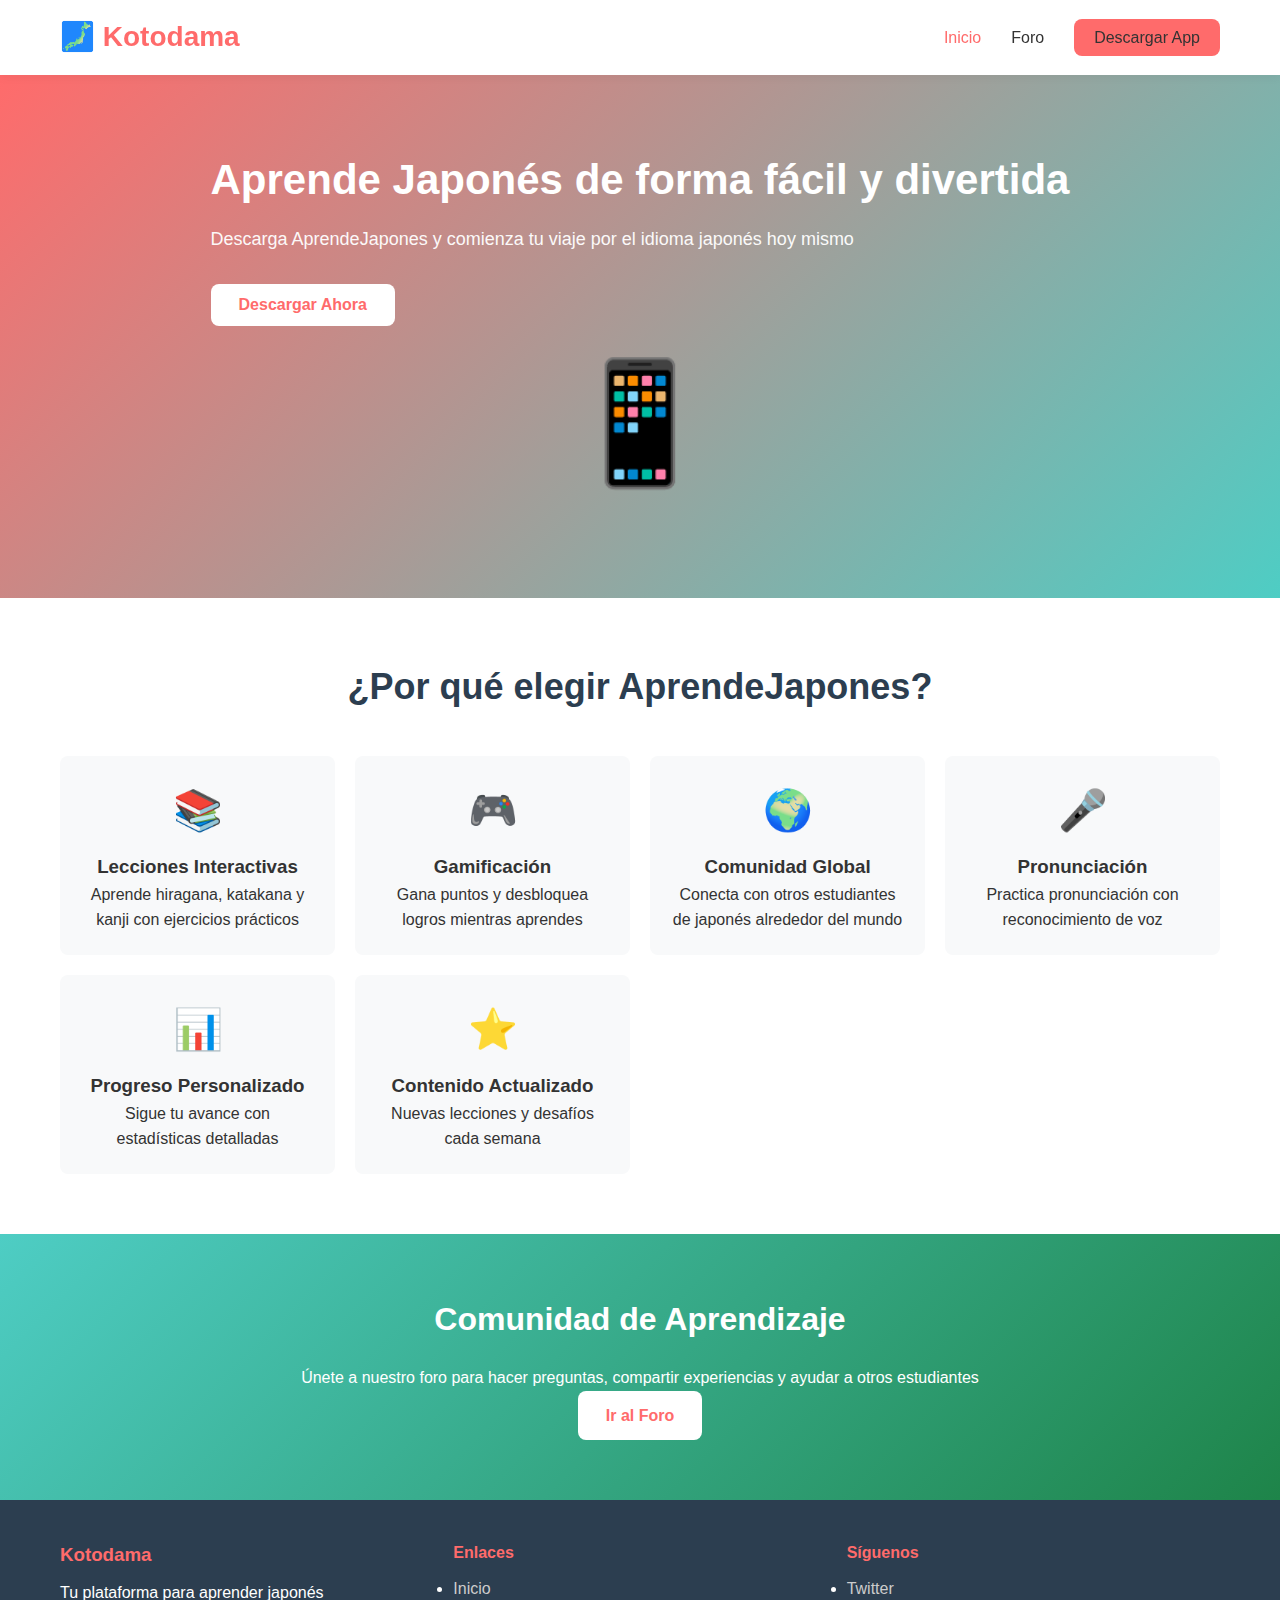
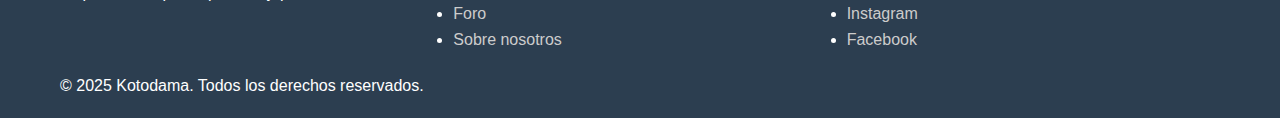
<file: index.html>
<!DOCTYPE html>
<html lang="es">
<head>
    <meta charset="UTF-8">
    <meta name="viewport" content="width=device-width, initial-scale=1.0">
    <title>Kotodama - Aprende Japonés</title>
    <link rel="stylesheet" href="css/styles.css">
</head>
<body>
    <!-- Navegación -->
    <nav class="navbar">
        <div class="container">
            <div class="logo">
                <h1>🗾 Kotodama</h1>
            </div>
            <ul class="nav-links">
                <li><a href="index.html" class="active">Inicio</a></li>
                <li><a href="foro.html">Foro</a></li>
                <li><a href="#" class="cta-button">Descargar App</a></li>
            </ul>
        </div>
    </nav>

    <!-- Hero Section -->
    <section class="hero">
        <div class="container">
            <div class="hero-content">
                <h2>Aprende Japonés de forma fácil y divertida</h2>
                <p>Descarga AprendeJapones y comienza tu viaje por el idioma japonés hoy mismo</p>
                <button class="cta-button-large">Descargar Ahora</button>
            </div>
            <div class="hero-image">
                <div class="placeholder-image">📱</div>
            </div>
        </div>
    </section>

    <!-- Características -->
    <section class="features">
        <div class="container">
            <h2>¿Por qué elegir AprendeJapones?</h2>
            <div class="features-grid">
                <div class="feature-card">
                    <div class="feature-icon">📚</div>
                    <h3>Lecciones Interactivas</h3>
                    <p>Aprende hiragana, katakana y kanji con ejercicios prácticos</p>
                </div>
                <div class="feature-card">
                    <div class="feature-icon">🎮</div>
                    <h3>Gamificación</h3>
                    <p>Gana puntos y desbloquea logros mientras aprendes</p>
                </div>
                <div class="feature-card">
                    <div class="feature-icon">🌍</div>
                    <h3>Comunidad Global</h3>
                    <p>Conecta con otros estudiantes de japonés alrededor del mundo</p>
                </div>
                <div class="feature-card">
                    <div class="feature-icon">🎤</div>
                    <h3>Pronunciación</h3>
                    <p>Practica pronunciación con reconocimiento de voz</p>
                </div>
                <div class="feature-card">
                    <div class="feature-icon">📊</div>
                    <h3>Progreso Personalizado</h3>
                    <p>Sigue tu avance con estadísticas detalladas</p>
                </div>
                <div class="feature-card">
                    <div class="feature-icon">⭐</div>
                    <h3>Contenido Actualizado</h3>
                    <p>Nuevas lecciones y desafíos cada semana</p>
                </div>
            </div>
        </div>
    </section>

    <!-- Sección Foro -->
    <section class="forum-preview">
        <div class="container">
            <h2>Comunidad de Aprendizaje</h2>
            <p>Únete a nuestro foro para hacer preguntas, compartir experiencias y ayudar a otros estudiantes</p>
            <a href="foro.html" class="cta-button-large">Ir al Foro</a>
        </div>
    </section>

    <!-- Footer -->
    <footer class="footer">
        <div class="container">
            <div class="footer-content">
                <div class="footer-section">
                    <h3>Kotodama</h3>
                    <p>Tu plataforma para aprender japonés</p>
                </div>
                <div class="footer-section">
                    <h4>Enlaces</h4>
                    <ul>
                        <li><a href="index.html">Inicio</a></li>
                        <li><a href="foro.html">Foro</a></li>
                        <li><a href="#">Sobre nosotros</a></li>
                    </ul>
                </div>
                <div class="footer-section">
                    <h4>Síguenos</h4>
                    <ul>
                        <li><a href="#">Twitter</a></li>
                        <li><a href="#">Instagram</a></li>
                        <li><a href="#">Facebook</a></li>
                    </ul>
                </div>
            </div>
            <div class="footer-bottom">
                <p>&copy; 2025 Kotodama. Todos los derechos reservados.</p>
            </div>
        </div>
    </footer>

    <script src="js/app.js"></script>
</body>
</html>
</file>
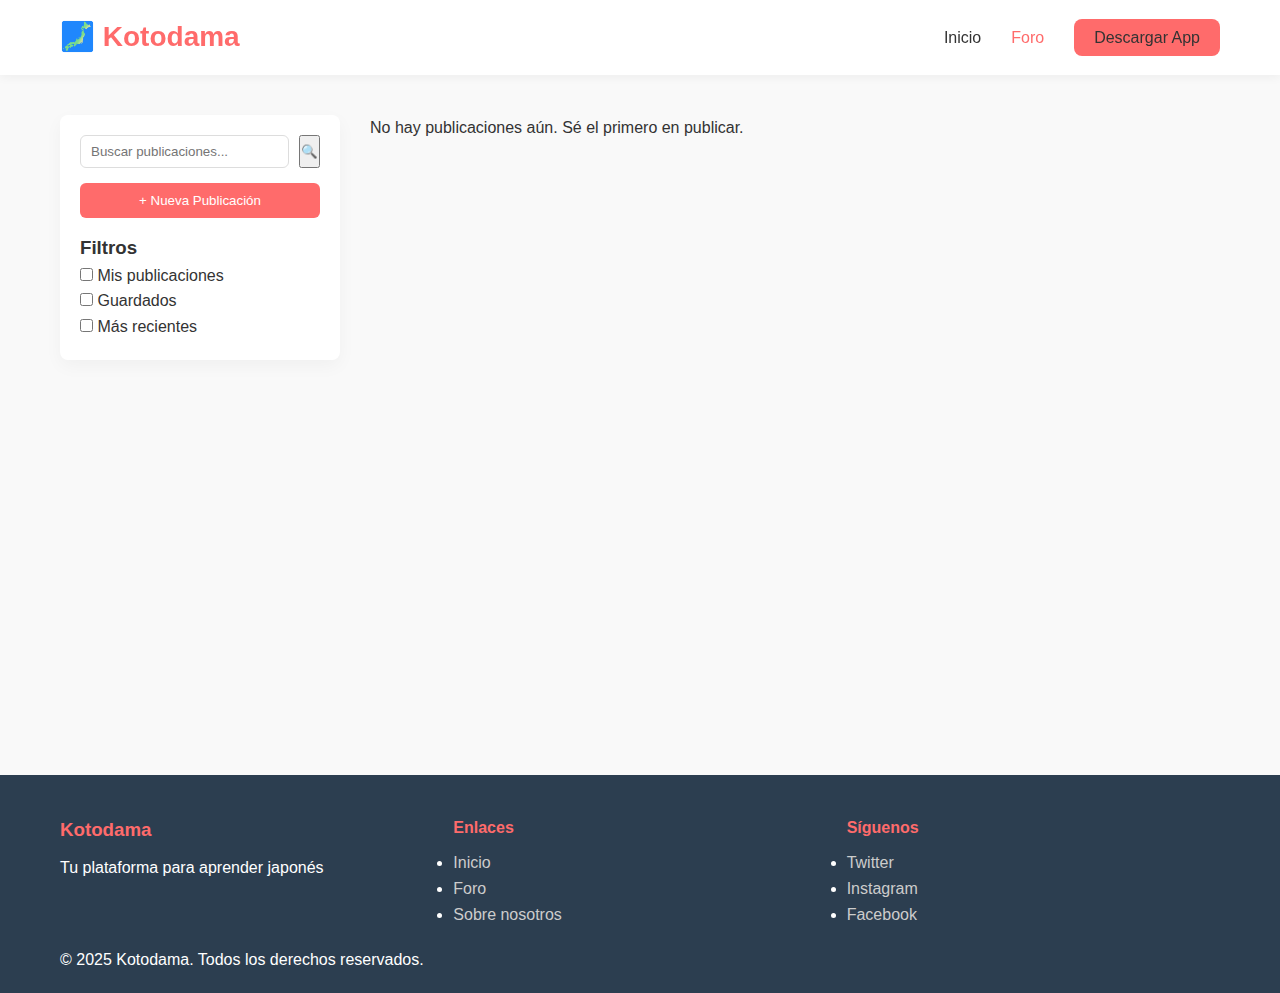
<file: foro.html>
<!DOCTYPE html>
<html lang="es">
<head>
  <meta charset="UTF-8" />
  <meta name="viewport" content="width=device-width, initial-scale=1.0"/>
  <title>Foro - Kotodama</title>
  <link rel="stylesheet" href="css/styles.css"/>
  <link rel="stylesheet" href="css/foro-styles.css"/>
</head>
<body>
  <nav class="navbar">
    <div class="container">
      <div class="logo">
        <h1>🗾 Kotodama</h1>
      </div>
      <ul class="nav-links">
        <li><a href="index.html">Inicio</a></li>
        <li><a href="foro.html" class="active">Foro</a></li>
        <li><a href="#" class="cta-button">Descargar App</a></li>
      </ul>
    </div>
  </nav>

  <main class="forum-container">
    <div class="container forum-grid">
      <aside class="forum-sidebar">
        <div class="search-box">
          <input type="text" id="searchInput" placeholder="Buscar publicaciones..."/>
          <button id="searchBtn">🔍</button>
        </div>
        <button id="newPostBtn" class="new-post-button">+ Nueva Publicación</button>
        <div class="filters">
          <h3>Filtros</h3>
          <label><input type="checkbox" id="filterMine"/> Mis publicaciones</label><br/>
          <label><input type="checkbox" id="filterSaved"/> Guardados</label><br/>
          <label><input type="checkbox" id="filterRecent"/> Más recientes</label>
        </div>
      </aside>

      <section class="forum-main">
        <div id="postsList" class="posts-list"></div>

        <!-- Modal para nueva publicación -->
        <div id="newPostModal" class="modal hidden">
          <div class="modal-content">
            <span class="close" id="closeNewPost">&times;</span>
            <h2>Nueva Publicación</h2>
            <form id="newPostForm">
              <input type="text" id="postTitle" placeholder="Título de la publicación" required/>
              <textarea id="postContent" placeholder="Escribe tu pregunta o comentario..." rows="6" required></textarea>
              <button type="submit" class="submit-btn">Publicar</button>
            </form>
          </div>
        </div>

        <!-- Modal para comentarios -->
        <div id="commentsModal" class="modal hidden">
          <div class="modal-content">
            <span class="close" id="closeComments">&times;</span>
            <div id="postDetail" class="post-detail"></div>
            <div id="commentsList" class="comments-list"></div>
            <form id="commentForm" class="comment-form">
              <textarea id="commentText" placeholder="Escribe un comentario..." rows="3" required></textarea>
              <button type="submit" class="submit-btn">Comentar</button>
            </form>
          </div>
        </div>
      </section>
    </div>
  </main>

  <footer class="footer">
    <div class="container">
      <div class="footer-content">
        <div class="footer-section">
          <h3>Kotodama</h3>
          <p>Tu plataforma para aprender japonés</p>
        </div>
        <div class="footer-section">
          <h4>Enlaces</h4>
          <ul>
            <li><a href="index.html">Inicio</a></li>
            <li><a href="foro.html">Foro</a></li>
            <li><a href="#">Sobre nosotros</a></li>
          </ul>
        </div>
        <div class="footer-section">
          <h4>Síguenos</h4>
          <ul>
            <li><a href="#">Twitter</a></li>
            <li><a href="#">Instagram</a></li>
            <li><a href="#">Facebook</a></li>
          </ul>
        </div>
      </div>
      <div class="footer-bottom">
        <p>&copy; 2025 Kotodama. Todos los derechos reservados.</p>
      </div>
    </div>
  </footer>

  <script src="js/foro.js"></script>
</body>
</html>
</file>
<file: css/foro-styles.css>
/* ==================== FORUM LAYOUT ==================== */
.forum-container {
  padding: 40px 0;
  min-height: calc(100vh - 200px);
}

.forum-grid {
  display: grid;
  grid-template-columns: 280px 1fr;
  gap: 30px;
}

/* Sidebar */
.forum-sidebar {
  background: #fff;
  padding: 20px;
  border-radius: 8px;
  box-shadow: 0 6px 18px rgba(0,0,0,0.04);
}

.search-box {
  display: flex;
  gap: 10px;
  margin-bottom: 15px;
}

.search-box input {
  flex: 1;
  padding: 8px 10px;
  border: 1px solid #ddd;
  border-radius: 6px;
}

.new-post-button {
  width: 100%;
  padding: 10px;
  margin-bottom: 15px;
  background: var(--primary-color);
  color: #fff;
  border: none;
  border-radius: 6px;
  cursor: pointer;
}

/* Posts list */
.posts-list {
  display: flex;
  flex-direction: column;
  gap: 15px;
}

.post-card {
  background: #fff;
  padding: 15px;
  border-radius: 8px;
  box-shadow: 0 6px 18px rgba(0,0,0,0.04);
  border-left: 4px solid transparent;
}

.post-card h3 {
  margin-bottom: 8px;
}

.post-meta {
  font-size: 12px;
  color: #777;
  margin-bottom: 8px;
}

.post-actions {
  display: flex;
  gap: 10px;
  margin-top: 10px;
}

.post-actions button {
  background: transparent;
  border: 1px solid #eee;
  padding: 6px 10px;
  border-radius: 6px;
  cursor: pointer;
}

/* Modal */
.modal {
  position: fixed;
  inset: 0;
  display: grid;
  place-items: center;
  background: rgba(0,0,0,0.5);
}

.modal.hidden {
  display: none;
}

.modal-content {
  background: #fff;
  width: 100%;
  max-width: 720px;
  padding: 20px;
  border-radius: 8px;
  position: relative;
}

.close {
  position: absolute;
  right: 12px;
  top: 8px;
  font-size: 22px;
  cursor: pointer;
}

/* Comments list */
.comments-list {
  margin-top: 15px;
  display: flex;
  flex-direction: column;
  gap: 10px;
}

.comment {
  background: #f6f6f6;
  padding: 10px;
  border-radius: 6px;
}

/* Responsive */
@media (max-width: 900px) {
  .forum-grid {
    grid-template-columns: 1fr;
  }
}
</file>
<file: css/styles.css>
/* ==================== RESET Y VARIABLES ==================== */
* {
  margin: 0;
  padding: 0;
  box-sizing: border-box;
}

:root {
  --primary-color: #FF6B6B;
  --secondary-color: #4ECDC4;
  --dark-color: #2C3E50;
  --light-color: #ECF0F1;
  --text-color: #333;
  --border-radius: 8px;
  --transition: all 0.3s ease;
}

body {
  font-family: 'Segoe UI', Tahoma, Geneva, Verdana, sans-serif;
  line-height: 1.6;
  color: var(--text-color);
  background-color: #f9f9f9;
}

.container {
  max-width: 1200px;
  margin: 0 auto;
  padding: 0 20px;
}

/* ==================== NAVBAR ==================== */
.navbar {
  background: white;
  box-shadow: 0 2px 10px rgba(0, 0, 0, 0.05);
  position: sticky;
  top: 0;
  z-index: 100;
}

.navbar .container {
  display: flex;
  justify-content: space-between;
  align-items: center;
  padding: 15px 20px;
}

.logo h1 {
  color: var(--primary-color);
  font-size: 28px;
}

.nav-links {
  display: flex;
  list-style: none;
  gap: 30px;
  align-items: center;
}

.nav-links a {
  text-decoration: none;
  color: var(--text-color);
  font-weight: 500;
  transition: var(--transition);
}

.nav-links a:hover,
.nav-links a.active {
  color: var(--primary-color);
}

.cta-button {
  background: var(--primary-color);
  color: white;
  padding: 10px 20px;
  border-radius: var(--border-radius);
  cursor: pointer;
  transition: var(--transition);
}

/* ==================== HERO SECTION ==================== */
.hero {
  display: flex;
  align-items: center;
  padding: 80px 0;
  background: linear-gradient(135deg, var(--primary-color) 0%, var(--secondary-color) 100%);
  color: white;
}

.hero-inner {
  display: flex;
  gap: 40px;
  align-items: center;
}

.hero-content {
  flex: 1;
}

.hero-content h2 {
  font-size: 42px;
  margin-bottom: 20px;
  line-height: 1.2;
}

.hero-content p {
  font-size: 18px;
  margin-bottom: 30px;
  opacity: 0.95;
}

.cta-button-large {
  background: white;
  color: var(--primary-color);
  padding: 12px 28px;
  border: none;
  border-radius: var(--border-radius);
  font-size: 16px;
  font-weight: bold;
  cursor: pointer;
  transition: var(--transition);
  display: inline-block;
  text-decoration: none;
  text-align: center;
}

.hero-image {
  flex: 1;
  text-align: center;
}

.placeholder-image {
  font-size: 120px;
  animation: float 3s ease-in-out infinite;
}

@keyframes float {
  0%, 100% { transform: translateY(0); }
  50% { transform: translateY(-15px); }
}

/* ==================== FEATURES ==================== */
.features {
  padding: 60px 0;
  background: white;
}

.features h2 {
  text-align: center;
  font-size: 36px;
  margin-bottom: 40px;
  color: var(--dark-color);
}

.features-grid {
  display: grid;
  grid-template-columns: repeat(auto-fit, minmax(260px, 1fr));
  gap: 20px;
}

.feature-card {
  background: #f8f9fa;
  padding: 20px;
  border-radius: var(--border-radius);
  text-align: center;
  transition: var(--transition);
  border: 2px solid transparent;
}

.feature-card:hover {
  border-color: var(--primary-color);
  transform: translateY(-8px);
  box-shadow: 0 12px 25px rgba(0, 0, 0, 0.07);
}

.feature-icon {
  font-size: 40px;
  margin-bottom: 10px;
}

/* ==================== FORUM PREVIEW ==================== */
.forum-preview {
  padding: 60px 0;
  background: linear-gradient(135deg, var(--secondary-color) 0%, #1E8449 100%);
  color: white;
  text-align: center;
}

.forum-preview h2 {
  font-size: 32px;
  margin-bottom: 20px;
}

/* ==================== FOOTER ==================== */
.footer {
  background: var(--dark-color);
  color: white;
  padding: 40px 0 20px;
}

.footer-content {
  display: grid;
  grid-template-columns: repeat(auto-fit, minmax(220px, 1fr));
  gap: 20px;
  margin-bottom: 20px;
}

.footer-section h3,
.footer-section h4 {
  margin-bottom: 10px;
  color: var(--primary-color);
}

.footer-section a {
  color: #ccc;
  text-decoration: none;
  transition: var(--transition);
}

/* ==================== RESPONSIVE ==================== */
@media (max-width: 768px) {
  .hero-inner {
    flex-direction: column;
  }

  .hero-content h2 {
    font-size: 28px;
  }
}

@media (max-width: 480px) {
  .logo h1 {
    font-size: 20px;
  }

  .nav-links {
    gap: 10px;
    font-size: 14px;
  }

  .hero-content h2 {
    font-size: 22px;
  }
}
</file>
